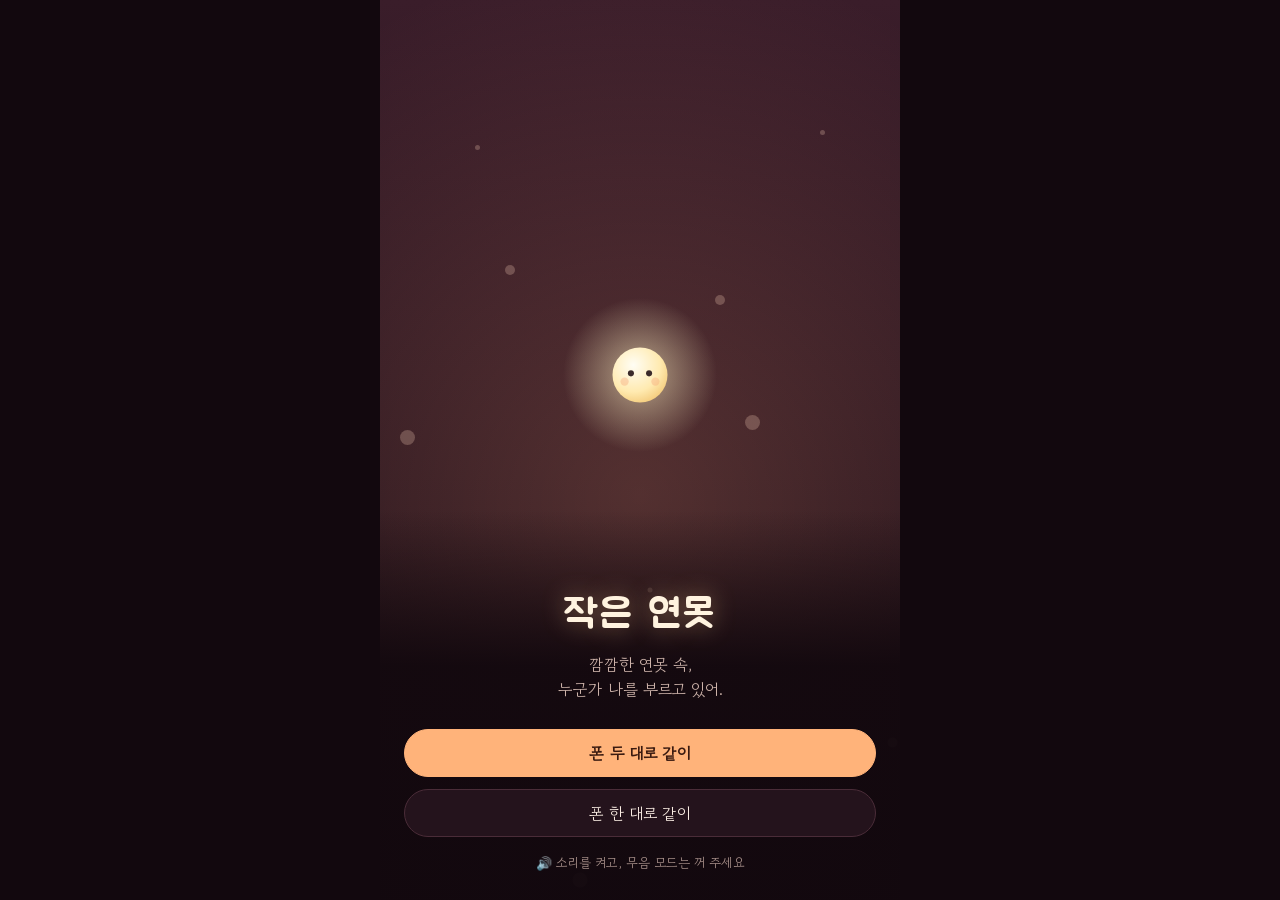
<file: index.html>
<!doctype html>
<html lang="ko">
<head>
<meta charset="utf-8">
<meta name="viewport" content="width=device-width, initial-scale=1, maximum-scale=1, user-scalable=no, viewport-fit=cover">
<meta name="theme-color" content="#12080e">
<title>작은 연못</title>
<meta property="og:title" content="작은 연못">
<meta property="og:description" content="깜깜한 연못 속, 누군가 나를 부르고 있어.">
<link rel="icon" href="data:image/svg+xml,%3Csvg xmlns='http://www.w3.org/2000/svg' viewBox='0 0 64 64'%3E%3Crect width='64' height='64' rx='14' fill='%2321101a'/%3E%3Cellipse cx='36' cy='32' rx='12' ry='10' fill='%23b4de7c'/%3E%3Cpath d='M25 32 C17 26 11 38 4 32 C11 31 17 40 25 35Z' fill='%23a8d875'/%3E%3C/svg%3E">
<link rel="preconnect" href="https://fonts.googleapis.com">
<link rel="preconnect" href="https://fonts.gstatic.com" crossorigin>
<link href="https://fonts.googleapis.com/css2?family=Gowun+Dodum&family=Jua&display=swap" rel="stylesheet">
<link rel="stylesheet" href="assets/css/style.css?v=deb9db6f">
<script src="assets/js/inapp.js?v=deb9db6f"></script>
</head>
<body>
<div id="app"></div>
<script src="assets/js/config.js?v=deb9db6f"></script>
<script src="assets/js/puzzles.js?v=deb9db6f"></script>
<script src="assets/js/art.js?v=deb9db6f"></script>
<script src="assets/js/sound.js?v=deb9db6f"></script>
<script src="assets/js/game.js?v=deb9db6f"></script>
</body>
</html>
</file>
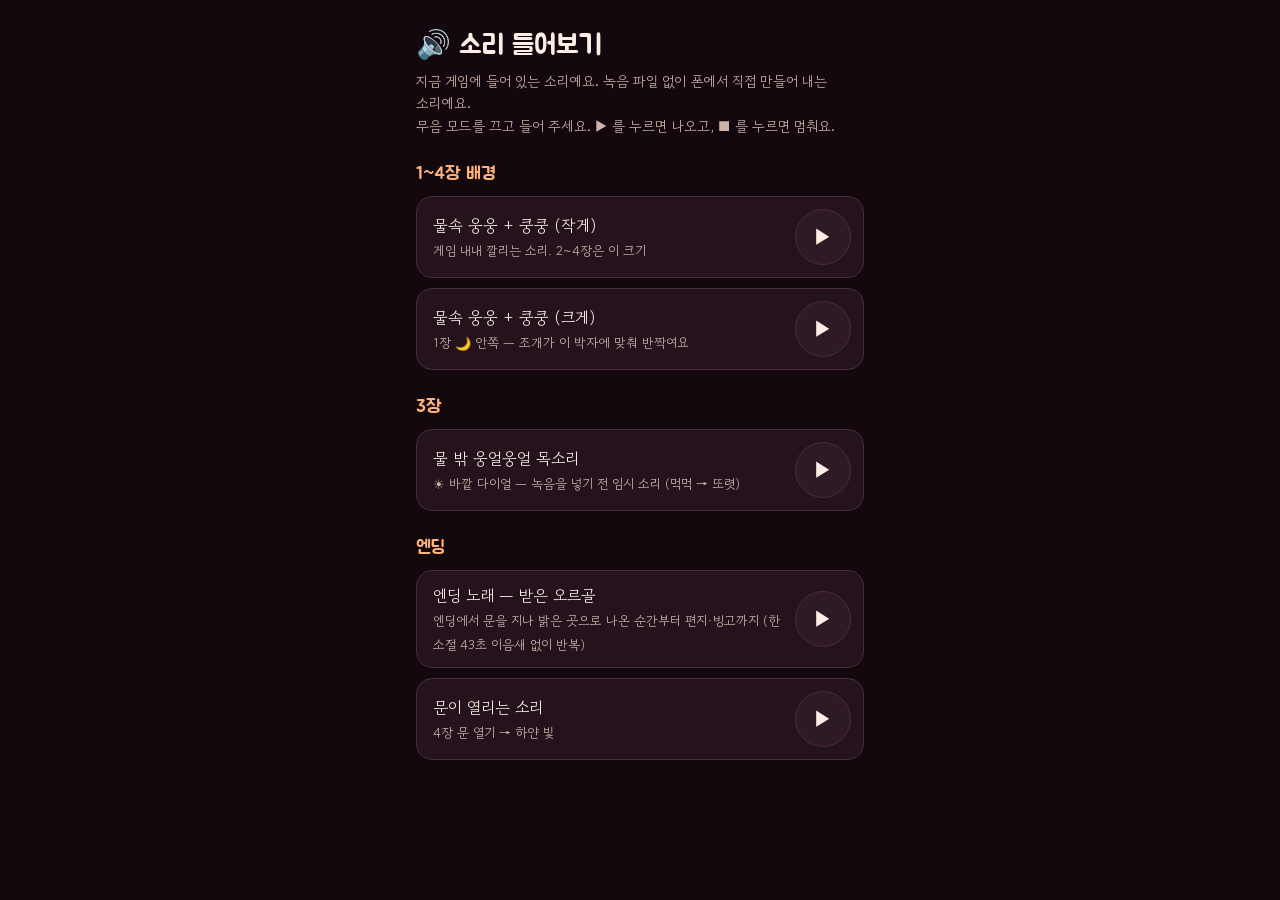
<file: sounds.html>
<!doctype html>
<html lang="ko">
<head>
<meta charset="utf-8">
<meta name="viewport" content="width=device-width, initial-scale=1, viewport-fit=cover">
<meta name="theme-color" content="#12080e">
<title>소리 들어보기</title>
<link rel="preconnect" href="https://fonts.googleapis.com">
<link rel="preconnect" href="https://fonts.gstatic.com" crossorigin>
<link href="https://fonts.googleapis.com/css2?family=Gowun+Dodum&family=Jua&display=swap" rel="stylesheet">
<style>
  :root { --bg: #12080e; --ink: #fbeee4; --dim: #cdb3aa; --warm: #ffb37a; --line: #4a2c38; --card: #24131c; }
  * { box-sizing: border-box; }
  body { margin: 0; background: var(--bg); color: var(--ink); font-family: 'Gowun Dodum', system-ui, sans-serif; word-break: keep-all; -webkit-tap-highlight-color: transparent; }
  main { max-width: 480px; margin: 0 auto; padding: 28px 16px calc(40px + env(safe-area-inset-bottom)); }
  h1 { font-family: 'Jua', sans-serif; font-weight: 400; font-size: 28px; margin: 0 0 6px; }
  .note { color: var(--dim); font-size: 14px; line-height: 1.6; margin: 0 0 22px; }
  h2 { font-family: 'Jua', sans-serif; font-weight: 400; font-size: 18px; color: var(--warm); margin: 26px 0 10px; }
  .item { display: flex; align-items: center; gap: 12px; background: var(--card); border: 1px solid var(--line); border-radius: 16px; padding: 12px 12px 12px 16px; margin-bottom: 10px; }
  .item div { flex: 1; min-width: 0; }
  .item b { display: block; font-size: 16px; font-weight: 400; }
  .item small { color: var(--dim); font-size: 13px; line-height: 1.5; }
  button { flex: none; width: 56px; height: 56px; border-radius: 50%; border: 1.5px solid var(--line); background: #2f1924; color: var(--ink); font-size: 20px; cursor: pointer; }
  button.on { background: var(--warm); color: #3a1a10; border-color: var(--warm); }
</style>
</head>
<body>
<main>
  <h1>🔊 소리 들어보기</h1>
  <p class="note">지금 게임에 들어 있는 소리예요. 녹음 파일 없이 폰에서 직접 만들어 내는 소리예요.<br>무음 모드를 끄고 들어 주세요. ▶ 를 누르면 나오고, ■ 를 누르면 멈춰요.</p>

  <h2>1~4장 배경</h2>
  <div class="item"><div><b>물속 웅웅 + 쿵쿵 (작게)</b><small>게임 내내 깔리는 소리. 2~4장은 이 크기</small></div><button data-s="bg">▶</button></div>
  <div class="item"><div><b>물속 웅웅 + 쿵쿵 (크게)</b><small>1장 🌙 안쪽 — 조개가 이 박자에 맞춰 반짝여요</small></div><button data-s="bgLoud">▶</button></div>

  <h2>3장</h2>
  <div class="item"><div><b>물 밖 웅얼웅얼 목소리</b><small>☀️ 바깥 다이얼 — 녹음을 넣기 전 임시 소리 (먹먹 → 또렷)</small></div><button data-s="babble">▶</button></div>

  <h2>엔딩</h2>
  <div class="item"><div><b>엔딩 노래 — 받은 오르골</b><small>엔딩에서 문을 지나 밝은 곳으로 나온 순간부터 편지·빙고까지 (한 소절 43초 이음새 없이 반복)</small></div><button data-s="box">▶</button></div>
  <div class="item"><div><b>문이 열리는 소리</b><small>4장 문 열기 → 하얀 빛</small></div><button data-s="door">▶</button></div>
</main>
<script src="assets/js/config.js?v=deb9db6f"></script>
<script src="assets/js/sound.js?v=deb9db6f"></script>
<script>
(function () {
  var cur = null, curBtn = null;
  function stop() {
    if (cur) { cur.forEach(function (f) { try { f(); } catch (e) {} }); cur = null; }
    if (curBtn) { curBtn.classList.remove('on'); curBtn.textContent = '▶'; curBtn = null; }
  }
  var heartOn = false;
  function bg(vol) {
    SFX.ambient(true); SFX.setHeart(vol);
    if (!heartOn) { SFX.heart(vol); heartOn = true; }
    return [function () { SFX.ambient(false); SFX.setHeart(0); }];
  }
  var PLAY = {
    bg: function () { return bg(0.3); },
    bgLoud: function () { return bg(1); },
    babble: function () {
      var alive = true, h = null, k = 0, clar = [0.12, 0.12, 1, 1];
      function again() { if (!alive) return; h = SFX.babble(20, clar[k++ % clar.length], function () { setTimeout(again, 700); }); }
      again();
      return [function () { alive = false; if (h) h.stop(); }];
    },
    box: function () { var m = SFX.song(BABY.song, { loop: BABY.songLoop }); return [function () { m.stop(); }]; },
    door: function () { SFX.play('door'); SFX.play('whoosh'); var t = setTimeout(stop, 3200); return [function () { clearTimeout(t); }]; },
  };
  document.addEventListener('click', function (e) {
    var b = e.target.closest('button[data-s]'); if (!b) return;
    SFX.unlock();
    var same = b === curBtn;
    stop();
    if (same) return;
    // 아이폰은 깨운 직후 한 박자 늦게 열린다
    setTimeout(function () { cur = PLAY[b.dataset.s](); curBtn = b; b.classList.add('on'); b.textContent = '■'; }, 60);
  });
})();
</script>
</body>
</html>
</file>
<file: assets/css/style.css>
/* 작은 연못 */
:root {
  --bg: #12080e; --ink: #fbeee4; --dim: #cdb3aa; --warm: #ffb37a; --line: #4a2c38; --card: #24131c;
  --inner: #ffcf8a; --outer: #a6e3c4;
  --cream: #fff6ec; --cream-ink: #4a2f2a;
}
* { box-sizing: border-box; }
html, body { margin: 0; height: 100%; background: var(--bg); color: var(--ink); font-family: 'Gowun Dodum', system-ui, -apple-system, sans-serif;
  -webkit-tap-highlight-color: transparent; overscroll-behavior: none; word-break: keep-all; overflow-wrap: break-word; touch-action: manipulation; -webkit-user-select: none; user-select: none; -webkit-touch-callout: none; }
button { font: inherit; color: inherit; cursor: pointer; }
#app { position: relative; height: 100vh; height: 100dvh; max-width: 520px; margin: 0 auto; overflow: hidden; }
.screen { position: absolute; inset: 0; display: flex; flex-direction: column; }
h1, h2, h3, .nm, .call, .truth { font-family: 'Jua', 'Gowun Dodum', sans-serif; font-weight: 400; }

.btn { display: inline-flex; align-items: center; justify-content: center; min-height: 48px; padding: 0 20px; border-radius: 999px; border: 1.5px solid var(--line); background: var(--card); font-size: 16px; }
.btn.main { background: var(--warm); color: #3a1a10; border-color: var(--warm); font-weight: 700; }
.btn.ghost { background: transparent; color: var(--dim); }
.btn.small { min-height: 40px; font-size: 14px; }
.btn:active { transform: scale(.97); }

/* ── 시작 ── */
.start .start-art { position: absolute; inset: 0; }
.start .start-art svg { width: 100%; height: 100%; }
.start-body { position: relative; margin-top: auto; padding: 0 24px calc(28px + env(safe-area-inset-bottom)); display: flex; flex-direction: column; gap: 12px; align-items: stretch; text-align: center;
  background: linear-gradient(to top, rgba(18, 8, 14, .95) 60%, rgba(18, 8, 14, 0)); padding-top: 80px; }
.start h1 { font-size: 40px; margin: 0; letter-spacing: 2px; color: #fff3df; text-shadow: 0 0 24px rgba(255, 200, 140, .45); }
.start .tag { margin: 0 0 14px; color: var(--dim); line-height: 1.6; }
.note { margin: 4px 0 0; font-size: 13px; color: #a8908a; }
.note.warn { color: var(--warm); }

/* ── 역할 고르기 ── */
.roles { padding: 40px 24px; gap: 14px; align-items: stretch; justify-content: center; text-align: center; }
.roles h2 { margin: 0; font-size: 28px; }
.roles .sub { margin: 0 0 10px; color: var(--dim); line-height: 1.6; font-size: 15px; }
.role-btn { display: grid; grid-template-columns: 56px 1fr; grid-template-rows: auto auto; text-align: left; align-items: center; gap: 0 10px; padding: 18px 18px; border-radius: 20px; border: 1.5px solid var(--line); background: var(--card); }
.role-btn .ic { grid-row: span 2; font-size: 34px; text-align: center; }
.role-btn b { font-size: 20px; }
.role-btn small { color: var(--dim); font-size: 13px; }
.role-btn.inner { border-color: rgba(255, 207, 138, .5); }
.role-btn.outer { border-color: rgba(166, 227, 196, .5); }
.roles .btn.ghost { align-self: center; margin-top: 10px; }

/* ── 들어가기 ── */
.intro { align-items: center; justify-content: center; background: #050204; --g: .15; }
.intro .glow { position: absolute; width: 60px; height: 60px; border-radius: 50%; background: radial-gradient(#fff2b0, rgba(255, 242, 176, 0) 70%); opacity: var(--g); transform: scale(calc(1 + var(--g) * 2)); transition: all 1.2s; }
.iline { position: relative; font-size: 20px; margin-top: 160px; opacity: 0; text-align: center; padding: 0 30px; line-height: 1.6; }
.iline.in { animation: fadeUp .9s forwards; }
.more { position: absolute; bottom: calc(26px + env(safe-area-inset-bottom)); left: 50%; transform: translateX(-50%); color: var(--dim); font-size: 26px; animation: nudge 1.6s infinite; opacity: .6; pointer-events: none; }
@keyframes fadeUp { from { opacity: 0; transform: translateY(8px); } to { opacity: 1; transform: none; } }
@keyframes nudge { 0%, 100% { transform: translate(-50%, 0) rotate(90deg); } 50% { transform: translate(-50%, 5px) rotate(90deg); } }

/* ── 장 카드 ── */
.card { position: fixed; inset: 0; z-index: 30; background: #050204; display: flex; flex-direction: column; align-items: center; justify-content: center; animation: fadeIn .5s; transition: opacity .6s; }
.card.out { opacity: 0; pointer-events: none; }
.card .no { margin: 0; color: var(--dim); font-size: 16px; letter-spacing: 3px; }
.card .nm { margin: 8px 0 0; font-size: 32px; color: #fff3df; }
@keyframes fadeIn { from { opacity: 0; } }

/* ── 플레이 ── */
.play .top { flex: none; height: 52px; display: flex; align-items: center; gap: 8px; padding: 0 10px 0 16px; padding-top: env(safe-area-inset-top); }
.play .chap { font-size: 15px; color: var(--dim); white-space: nowrap; overflow: hidden; text-overflow: ellipsis; min-width: 0; }
.tabs { margin-left: auto; display: flex; gap: 4px; }
.tab { white-space: nowrap; border: 1.5px solid var(--line); background: transparent; border-radius: 999px; padding: 6px 11px; font-size: 13px; color: var(--dim); }
.tab.on.inner { background: var(--inner); color: #3a2410; border-color: var(--inner); }
.tab.on.outer { background: var(--outer); color: #133024; border-color: var(--outer); }
.tab i { font-style: normal; }
.badge { font-size: 13px; padding: 6px 11px; border-radius: 999px; }
.badge.inner { background: rgba(255, 207, 138, .15); color: var(--inner); }
.badge.outer { background: rgba(166, 227, 196, .15); color: var(--outer); }
.hint { background: transparent; border: 0; font-size: 22px; width: 42px; height: 42px; border-radius: 50%; }
.hint.nudge { animation: nudgeb 2.4s ease-in-out infinite; }
@keyframes nudgeb { 0%, 70%, 100% { box-shadow: 0 0 0 0 rgba(255, 210, 122, 0); } 80% { box-shadow: 0 0 0 8px rgba(255, 210, 122, .35); } }
.scene { position: relative; flex: none; width: min(calc(100% - 24px), calc(100dvh - 330px)); min-width: 220px; aspect-ratio: 1; margin: 0 auto; border-radius: 20px; overflow: hidden; box-shadow: 0 0 0 1px rgba(255, 255, 255, .04), 0 10px 40px rgba(0, 0, 0, .5); }
.scene > svg.art { position: absolute; inset: 0; width: 100%; height: 100%; }
.line { flex: none; margin: 12px 18px 8px; font-size: 15px; line-height: 1.55; color: var(--dim); min-height: 3.1em; }
.panel { flex: 1; overflow-y: auto; padding: 4px 14px calc(16px + env(safe-area-inset-bottom)); display: flex; flex-direction: column; align-items: center; gap: 12px; }

/* 바탕 움직임 */
.swim { animation: bob 3.2s ease-in-out infinite; }
.breathe { animation: breathe 2.6s ease-in-out infinite; }
.blink { transform-box: fill-box; transform-origin: center; animation: blink 4.5s infinite; }
@keyframes breathe { 50% { transform: scale(1.05); } }
@keyframes blink { 0%, 93%, 100% { transform: scaleY(1); } 96% { transform: scaleY(.1); } }
.mote { animation: mote 7s ease-in-out infinite alternate; }
.mote.m1 { animation-duration: 9s; } .mote.m2 { animation-duration: 6s; animation-delay: -2s; } .mote.m3 { animation-duration: 11s; }
.rays { animation: rays 6s ease-in-out infinite alternate; }
.ripple { animation: rip 4s linear infinite; }
@keyframes bob { 50% { transform: translateY(-5px); } }
@keyframes mote { to { transform: translate(6px, -14px); } }
@keyframes rays { to { transform: translateX(14px); } }
@keyframes rip { to { transform: translateX(-90px); } }

/* 1장 */
.scene::after { content: ''; position: absolute; inset: 0; pointer-events: none; border-radius: inherit; box-shadow: inset 0 0 70px rgba(255, 120, 100, .0); }
.scene.beat::after { animation: beat .5s ease-out; }
.scene.soft.beat::after { animation: beatSoft .5s ease-out; }
@keyframes beatSoft { 0% { box-shadow: inset 0 0 70px rgba(255, 120, 100, .22); } 100% { box-shadow: inset 0 0 70px rgba(255, 120, 100, 0); } }
@keyframes beat { 0% { box-shadow: inset 0 0 90px rgba(255, 120, 100, .5); } 100% { box-shadow: inset 0 0 70px rgba(255, 120, 100, 0); } }
.shell .halo { transition: opacity .35s; }
.shell.lit .halo { opacity: .8; transition: none; }
.shell .mark { transition: stroke .35s; }
.shell.lit .mark { stroke: #fff6d0; transition: none; }
.hand { position: absolute; left: 12%; top: 6%; width: 76%; height: 76%; opacity: 0; filter: blur(9px); pointer-events: none; }
.hand .handsvg { width: 100%; height: 100%; fill: #120509; opacity: .75; }

/* 2장 */
.feed { position: absolute; inset: 0; }
.drift { position: absolute; inset: 0; }
.fall2 { position: absolute; top: -14%; width: 64px; height: 64px; margin-left: -32px; padding: 0; border: 0; background: none; animation: fall2 7s linear forwards; touch-action: none; }
.fall2 .fd { display: block; font-size: 40px; line-height: 64px; animation: sway 1.4s ease-in-out infinite alternate; pointer-events: none; }
.fall2 img.fd { width: 48px; height: 48px; margin: 8px; object-fit: contain; }
.fall2.nope .fd { animation: nope .5s; }
@keyframes fall2 { to { top: 104%; } }
@keyframes sway { from { transform: translateX(-7px) rotate(-9deg); } to { transform: translateX(7px) rotate(9deg); } }
@keyframes nope { 30% { transform: translateX(-12px) rotate(-20deg); } 60% { transform: translateX(10px) rotate(15deg); } }
.me-dom { position: absolute; width: 30%; aspect-ratio: 1; transform: translate(-50%, -50%); transition: left .35s ease-out, top .35s ease-out; pointer-events: none; z-index: 2; }
.me-dom .mesvg { width: 100%; height: 100%; overflow: visible; }
.react { position: absolute; transform: translate(-50%, -130%); display: flex; flex-direction: column; align-items: center; opacity: 0; pointer-events: none; z-index: 3; white-space: nowrap; }
.react.in { animation: react 1.5s forwards; }
.react .rface { font-size: 42px; line-height: 1; }
.react b { font-size: 15px; font-weight: 400; color: #fff3df; background: rgba(20, 8, 14, .55); padding: 3px 10px; border-radius: 999px; margin-top: 2px; }
.react.bad b { color: #d8c3b9; }
@keyframes react { 0% { opacity: 0; transform: translate(-50%, -100%) scale(.6); } 15% { opacity: 1; transform: translate(-50%, -135%) scale(1.05); } 80% { opacity: 1; } 100% { opacity: 0; transform: translate(-50%, -160%); } }
.nowtime { position: absolute; left: 10px; top: 10px; z-index: 3; padding: 6px 12px; border-radius: 999px; background: rgba(20, 8, 14, .55); font-size: 15px; display: flex; align-items: center; gap: 8px; }
.nowtime .dots { display: flex; gap: 4px; }
.nowtime .dots i { width: 7px; height: 7px; border-radius: 50%; border: 1px solid rgba(255, 236, 214, .5); }
.nowtime .dots i.on { background: #ffd27a; border-color: #ffd27a; }
.diary { display: flex; flex-direction: column; gap: 6px; }
.drow { display: grid; grid-template-columns: 28px 44px 46px 1fr; align-items: center; gap: 6px; padding: 6px 10px; border-radius: 14px; background: rgba(255, 255, 255, .03); border: 1px solid var(--line); min-height: 50px; }
.drow i { font-style: normal; font-size: 18px; }
.drow .dt { color: var(--dim); font-size: 14px; }
.drow .df { font-size: 26px; text-align: center; }
.drow .df img { width: 30px; height: 30px; object-fit: contain; }
.drow .sil { filter: blur(.8px) saturate(.75); opacity: .9; }
.drow .dface { font-size: 24px; }
.drow small { font-size: 13px; color: var(--dim); }
.drow.cur { border-color: rgba(255, 210, 122, .6); background: rgba(255, 210, 122, .07); }
.fbtn { justify-self: end; min-width: 110px; height: 40px; border-radius: 999px; border: 1.5px solid var(--line); background: var(--card); font-size: 22px; }
.diary.open .drow, .diary.faces.open .fbtn { border-color: rgba(255, 179, 122, .6); }
.meals.n3 .meal:last-child { grid-column: 1 / -1; width: 50%; justify-self: center; }
.meals { position: absolute; left: 7%; right: 7%; top: 7%; display: grid; grid-template-columns: 1fr 1fr; gap: 10px; filter: blur(.5px); animation: wob 5s ease-in-out infinite alternate; }
.meal { background: rgba(255, 236, 214, .1); border: 1px solid rgba(255, 236, 214, .18); border-radius: 16px; padding: 8px 6px 10px; display: flex; flex-direction: column; align-items: center; gap: 4px; }
.meal b { font-size: 14px; font-weight: 400; color: #fde7cf; }
.sil { font-size: 40px; line-height: 1.1; filter: blur(1.6px) saturate(.7) brightness(.9); opacity: .95; }
img.sil { width: 46px; height: 46px; object-fit: contain; }
.sil.sm { font-size: 24px; }
img.sil.sm { width: 28px; height: 28px; }
@keyframes wob { from { transform: skewX(-1deg) translateY(0); } to { transform: skewX(1deg) translateY(2px); } }

/* 3장 */
.warmspot { animation: warm 2.4s ease-in-out infinite alternate; }
.warmspot.w1 { animation-delay: -.8s; } .warmspot.w2 { animation-delay: -1.6s; }
@keyframes warm { from { opacity: .7; } to { opacity: 1; } }
.radio { position: absolute; left: 7%; right: 7%; top: 18%; display: flex; flex-direction: column; align-items: center; gap: 14px; }
.vsub { margin: 0; min-height: 96px; width: 100%; padding: 14px 14px; border-radius: 16px; background: rgba(20, 8, 14, .45); color: #d8c3b9; font-size: 17px; line-height: 1.5; text-align: center; display: grid; place-items: center; filter: blur(1.2px); transition: filter .3s; }
.vsub.near { filter: blur(.7px); }
.vsub.clear { filter: none; color: #fff3df; }
.vsub mark { background: none; color: #ffd27a; font-weight: 700; text-shadow: 0 0 12px rgba(255, 210, 122, .7); }
.heard { display: flex; gap: 10px; }
.hd { width: 12px; height: 12px; border-radius: 50%; border: 1.5px solid rgba(255, 236, 214, .4); }
.hd.on { background: #ffd27a; border-color: #ffd27a; box-shadow: 0 0 10px #ffd27a; }

/* 4장 */
.knots { position: absolute; inset: 0; }
.knot { position: absolute; width: 22%; aspect-ratio: 1; transform: translate(-50%, -50%); display: flex; align-items: center; justify-content: center; touch-action: none; --loose: 0; }
.tangle { width: 100%; height: 100%; }
.tangle g { transform-box: fill-box; transform-origin: center; transform: scale(calc(1 - var(--loose) * .3)) rotate(calc(var(--loose) * 140deg)); transition: transform .1s; }
.knot.rub .tangle g { animation: jig .12s infinite alternate; }
@keyframes jig { to { translate: 1.5px -1px; } }
.bead { width: 52%; aspect-ratio: 1; border-radius: 50%; background: radial-gradient(circle at 35% 30%, #fff8, transparent 45%), var(--c); color: #2a1610; font-size: 18px; font-weight: 700; display: flex; align-items: center; justify-content: center; box-shadow: 0 0 16px var(--c); }
.knot.freed .bead { animation: pop .5s; }
@keyframes pop { from { transform: scale(.2); } 70% { transform: scale(1.15); } }
.doorglow { animation: warm 2.6s ease-in-out infinite alternate; }

/* ── 자물쇠들 ── */
.lock { width: 100%; max-width: 360px; }
.shake { animation: shake .4s; }
@keyframes shake { 20% { transform: translateX(-8px); } 40% { transform: translateX(8px); } 60% { transform: translateX(-5px); } 80% { transform: translateX(5px); } }
.wheels { display: flex; justify-content: center; align-items: flex-end; gap: 10px; }
.wheel { width: 58px; display: flex; flex-direction: column; align-items: center; gap: 3px; }
.wl { min-height: 30px; font-size: 22px; display: flex; align-items: center; color: #e8cfc4; }
.wheel button { width: 58px; height: 30px; border: 0; background: transparent; color: #a8908a; font-size: 14px; }
.wv { width: 58px; height: 66px; border-radius: 14px; background: var(--card); border: 2px solid var(--line); display: flex; align-items: center; justify-content: center; font-size: 34px; font-family: 'Jua', sans-serif; touch-action: none; }
.wheels .sep { align-self: center; margin-top: 30px; color: var(--dim); font-size: 15px; margin-left: -4px; margin-right: -4px; }
.lock.open .wv { border-color: var(--warm); color: var(--warm); box-shadow: 0 0 18px rgba(255, 179, 122, .35); }
.lock.open button { visibility: hidden; }

.pad { height: 150px; border-radius: 20px; background: rgba(255, 255, 255, .035); border: 1.5px solid var(--line); display: flex; flex-direction: column; align-items: center; justify-content: center; gap: 14px; touch-action: none; }
.pad .slots { display: flex; gap: 10px; }
.pad .slot { width: 46px; height: 46px; border-radius: 12px; background: var(--card); border: 1.5px solid var(--line); display: flex; align-items: center; justify-content: center; font-size: 24px; color: var(--inner); }
.padtip { margin: 0; color: #8f7770; font-size: 14px; pointer-events: none; }
.pad.open { border-color: var(--warm); }
.pad.open .padtip { visibility: hidden; }

.words { display: flex; flex-wrap: wrap; justify-content: center; gap: 8px; }
.word { padding: 10px 15px; border-radius: 999px; border: 1.5px solid var(--line); background: rgba(255, 255, 255, .04); font-size: 16px; }
.word.on { background: rgba(255, 210, 122, .2); border-color: #ffd27a; color: #ffe3a8; }
.words.open .word:not(.on) { opacity: .3; }

.dial { display: grid; grid-template-columns: 56px 1fr 56px; align-items: center; gap: 8px 10px; }
.dbtn { height: 56px; border-radius: 50%; border: 1.5px solid var(--line); background: var(--card); font-size: 26px; }
.dnum { text-align: center; font-family: 'Jua', sans-serif; font-size: 46px; color: var(--outer); }
.drange { grid-column: 1 / -1; width: 100%; accent-color: var(--outer); height: 32px; }

.banner { width: 100%; max-width: 360px; display: flex; align-items: center; justify-content: space-between; gap: 10px; padding: 10px 10px 10px 14px; border-radius: 16px; background: rgba(255, 179, 122, .1); border: 1px solid rgba(255, 179, 122, .35); font-size: 15px; line-height: 1.4; animation: fadeUp .4s; }
.banner small { color: var(--dim); font-size: 12.5px; }
.banner .btn { flex: none; min-height: 42px; padding: 0 16px; font-size: 15px; }

/* 힌트 */
.modal { position: fixed; inset: 0; z-index: 40; background: rgba(5, 2, 4, .7); display: flex; align-items: center; justify-content: center; padding: 20px; animation: fadeIn .2s; }
.modal .box { width: 100%; max-width: 360px; background: var(--card); border: 1px solid var(--line); border-radius: 20px; padding: 20px; }
.modal h3 { margin: 0 0 10px; font-size: 20px; }
.modal p { margin: 0 0 10px; line-height: 1.6; color: #ecd8cf; }
.modal .h2 { color: var(--warm); }
.row { display: flex; gap: 8px; justify-content: flex-end; margin-top: 12px; }

/* ── 엔딩 ── */
.ending { align-items: center; justify-content: center; text-align: center; background: var(--cream); color: var(--cream-ink); transition: background 1s; padding: 24px; }
.ending.light { background: #050204; }
.burst { width: 40px; height: 40px; border-radius: 50%; background: #fffaf0; box-shadow: 0 0 60px 30px #fff4d8; animation: burst 2.8s ease-in forwards; }
@keyframes burst { 0% { transform: scale(.3); opacity: .6; } 60% { transform: scale(6); opacity: 1; } 100% { transform: scale(40); opacity: 1; } }
.end-more { color: #b59a8c; opacity: 0; transition: opacity .6s; z-index: 5; }
#app.ready .end-more { opacity: .7; }
.call { margin: 0; font-size: 54px; color: #3a2420; opacity: 0; animation: fadeUp 2s .6s forwards; }
.who { margin: 10px 0 0; font-size: 19px; color: #8a6a60; opacity: 0; }
.who.w1 { animation: fadeUp 1s 2.4s forwards; margin-top: 30px; }
.who.w2 { animation: fadeUp 1s 3.5s forwards; }
.mem { display: flex; flex-direction: column; align-items: center; gap: 8px; animation: fadeIn .6s; }
.memart { height: 150px; display: flex; align-items: center; justify-content: center; margin-bottom: 10px; }
.memart svg, .memart > div { max-height: 150px; }
.memheart { width: 120px; }
.memheart.b g { animation: hb .45s; transform-origin: center; transform-box: fill-box; }
@keyframes hb { 30% { transform: scale(1.12); } }
.memhand { width: 130px; height: 140px; }
.memhand .handsvg { width: 100%; height: 100%; fill: #ffc9a8; }
.memfood { display: flex; gap: 10px; font-size: 44px; }
.memfood img.mf { width: 54px; height: 54px; object-fit: contain; }
.memwho { display: flex; flex-wrap: wrap; gap: 8px; justify-content: center; max-width: 300px; }
.memwho span { background: #fff; border: 1.5px solid #f0d8c8; border-radius: 18px 18px 18px 4px; padding: 8px 14px; font-size: 16px; }
.memcord { width: 220px; }
.lead { margin: 0; font-size: 18px; color: #8a6a60; line-height: 1.5; }
.truth { margin: 6px 0 0; font-size: 28px; line-height: 1.35; color: #3a2420; opacity: 0; animation: fadeUp 1s 1.2s forwards; }
.memsmall { margin: 10px 0 0; font-size: 15px; color: #8a6a60; opacity: 0; animation: fadeUp 1s 2s forwards; max-width: 300px; line-height: 1.5; }
.duo p { margin: 0 0 22px; font-size: 18px; line-height: 1.5; color: #8a6a60; opacity: 0; }
.duo b { font-family: 'Jua', sans-serif; font-weight: 400; font-size: 24px; color: #3a2420; }
.duo .d1 { animation: fadeUp 1s .3s forwards; }
.duo .d2 { animation: fadeUp 1s 1.4s forwards; }
.duo .d3 { animation: fadeUp 1s 2.6s forwards; font-size: 20px; color: #c0704f; margin-top: 10px; }

.morph { position: relative; width: min(86vw, 380px); aspect-ratio: 4 / 3; }
.morph > div { position: absolute; inset: 0; transition: opacity 1.2s, transform 1.2s; }
.morph .mp { border-radius: 24px; overflow: hidden; }
.morph .mp svg { width: 100%; height: 100%; }
.morph .us { opacity: 0; }
.ending.m1 .mp { filter: brightness(1.7) saturate(.6); transform: scale(1.08); transition: filter 1.6s, transform 1.6s, opacity .3s; }
.ending.m2 .mp { opacity: 0; }
.ending.m2 .us { opacity: 1; }
.flash { position: fixed; inset: 0; background: #fffaf0; opacity: 0; pointer-events: none; z-index: 4; }
.ending.m2 .flash { animation: flash 1.2s ease-out; }
@keyframes flash { 0% { opacity: 0; } 12% { opacity: 1; } 100% { opacity: 0; } }
.us { border-radius: 18px; overflow: hidden; background: #000; }
.us .ui, .us .ui img, .us .ui svg { width: 100%; height: 100%; object-fit: cover; display: block; }
.us.whole { transform: scale(1.06); box-shadow: 0 10px 40px rgba(120, 70, 50, .25); }
.ending.m2 .us.whole { transform: none; transition: opacity 1.2s, transform 2.6s ease-out; }
.cap { position: absolute; left: 0; right: 0; margin: 0; padding: 0 24px; font-size: 18px; line-height: 1.5; opacity: 0; transition: opacity 1s; }
.cap small { color: #8a6a60; font-size: 14px; }
.cap.c2 { top: calc(10% + env(safe-area-inset-top)); font-family: 'Jua', sans-serif; font-size: 24px; }
.ending.m3 .cap.c2 { opacity: 1; }

.letter { width: 100%; max-width: 360px; background: #fffdf8; border: 1px solid #f0dcc8; border-radius: 6px; padding: 28px 24px; box-shadow: 0 12px 30px rgba(120, 80, 50, .15); text-align: left;
  background-image: repeating-linear-gradient(transparent 0 33px, #f6e6d6 33px 34px); }
.letter p { margin: 0; line-height: 34px; font-size: 16.5px; opacity: 0; animation: fadeUp .9s forwards; }
.letter .sign { text-align: right; margin-top: 8px; font-family: 'Jua', sans-serif; font-size: 20px; color: #6a8a40; }

.bingo { width: 100%; max-width: 360px; display: flex; flex-direction: column; align-items: center; gap: 6px; animation: fadeIn .8s; }
.bingo .b1 { margin: 0; font-size: 20px; color: #8a6a60; }
.bingo .b2 { margin: 0 0 12px; font-family: 'Jua', sans-serif; font-size: 26px; color: #3a2420; }
.bphoto { width: 190px; height: 190px; border-radius: 50%; overflow: hidden; border: 6px solid #fff; box-shadow: 0 10px 30px rgba(120, 80, 50, .2); background: #f0e0d0; display: flex; align-items: center; justify-content: center; }
.bphoto img { width: 100%; height: 100%; object-fit: cover; }
.bphoto span { font-family: 'Jua', sans-serif; font-size: 80px; color: #c9ad9a; }
.riddle { margin: 18px 0 0; font-size: 19px; line-height: 1.55; color: #3a2420; }
.rule { margin: 10px 0 0; font-size: 15px; color: #c0704f; }
.bingo .row { justify-content: center; margin-top: 8px; }
.bingo .btn.ghost { color: #a08070; border-color: #e8d4c4; }

@media (prefers-reduced-motion: reduce) { .swim, .breathe, .mote, .rays, .ripple { animation: none; } }
</file>
